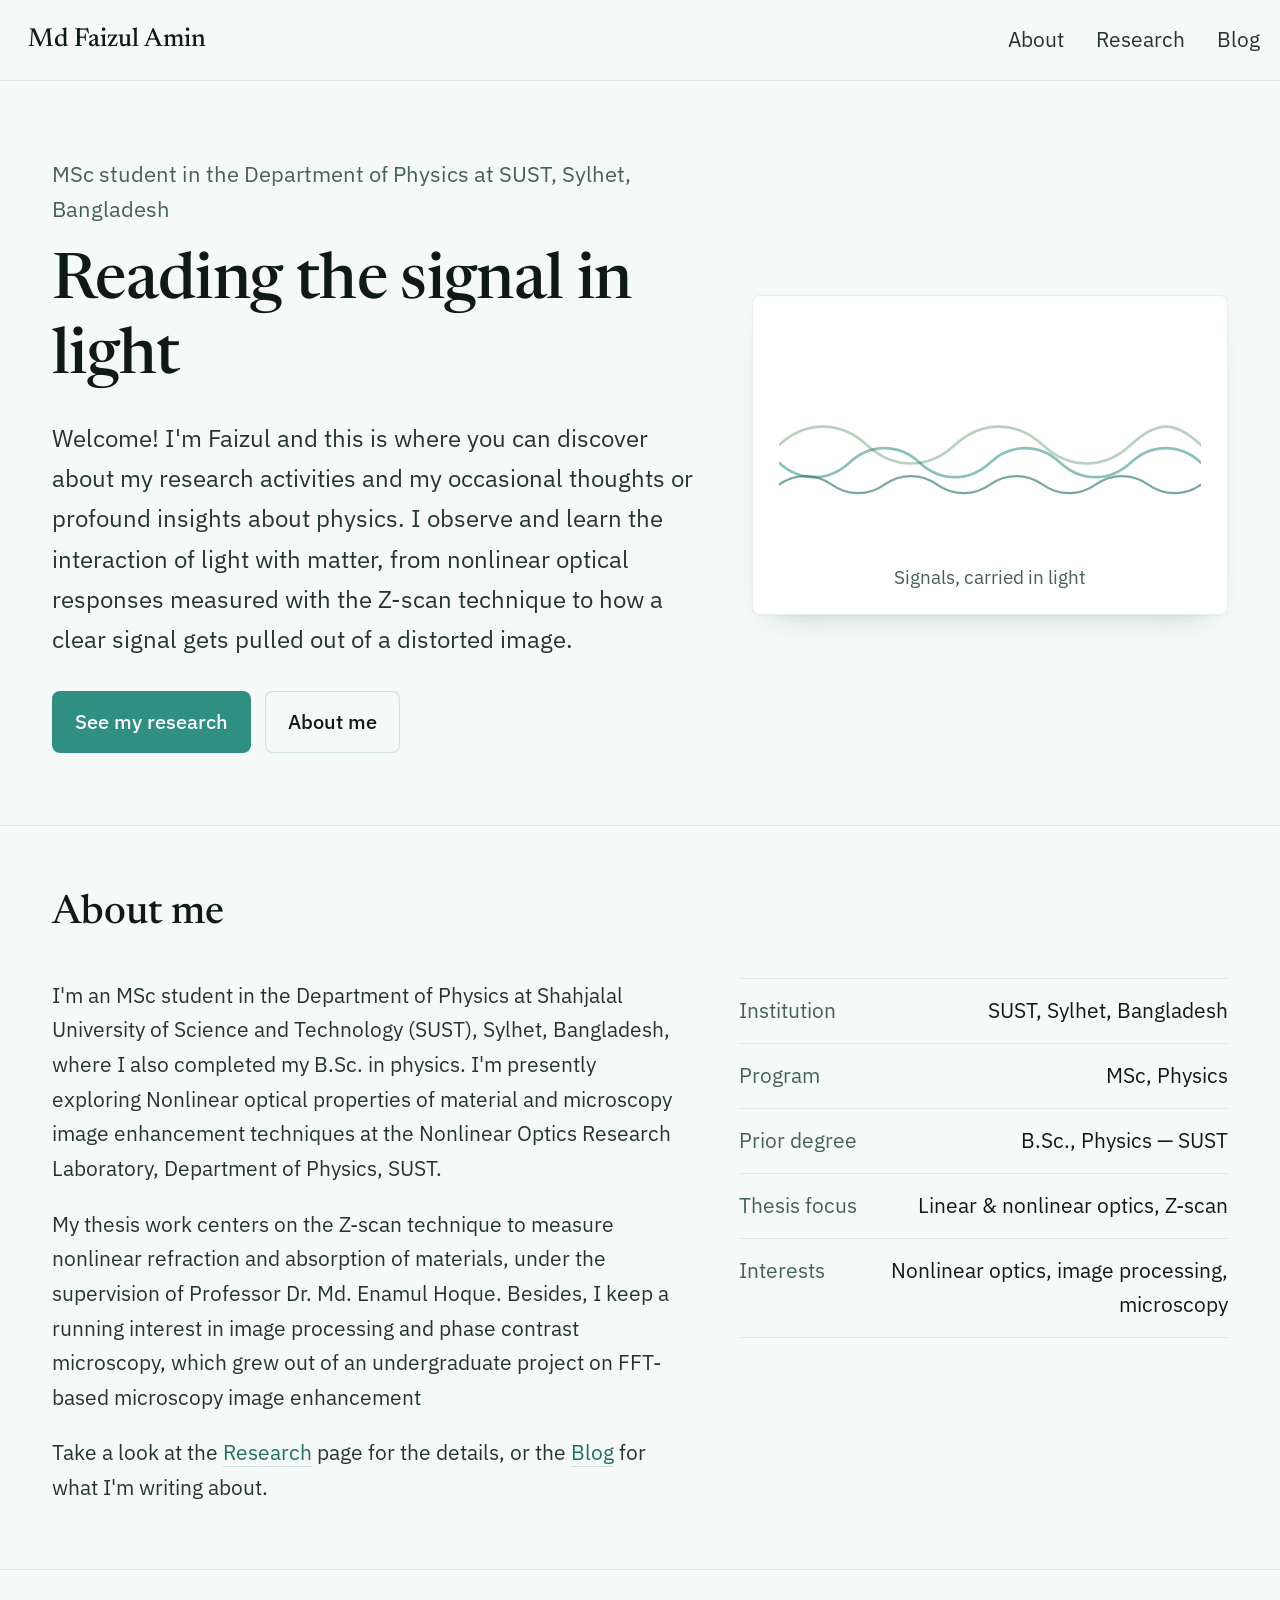
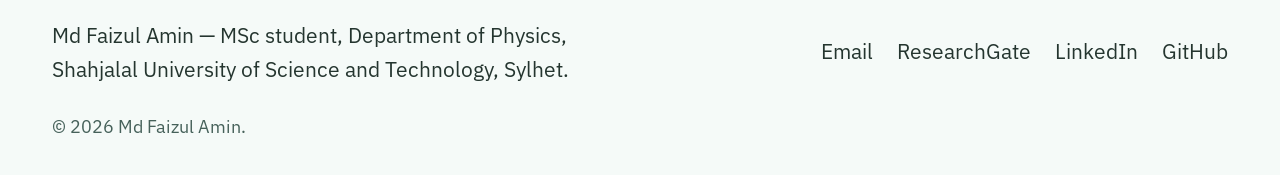
<file: index.html>
<!DOCTYPE html>
<html lang="en">
<head>
<meta charset="UTF-8" />
<meta name="viewport" content="width=device-width, initial-scale=1.0" />
<title>Md Faizul Amin — Physics, SUST</title>
<meta name="description" content="Md Faizul Amin — MSc student, Department of Physics, Shahjalal University of Science and Technology. Nonlinear optics, image processing, microscopy, and writing on physics." />
<link rel="icon" href="data:image/svg+xml,%3Csvg xmlns='http://www.w3.org/2000/svg' viewBox='0 0 32 32'%3E%3Crect width='32' height='32' rx='6' fill='%23eaf3ef'/%3E%3Cpath d='M4 20 C8 12 12 12 16 20 C20 28 24 28 28 20' stroke='%232f8f82' stroke-width='2.5' fill='none' stroke-linecap='round'/%3E%3C/svg%3E" />
<link rel="preconnect" href="https://fonts.googleapis.com" />
<link rel="preconnect" href="https://fonts.gstatic.com" crossorigin />
<link href="https://fonts.googleapis.com/css2?family=Newsreader:ital,wght@0,400;0,500;0,600;1,400&family=IBM+Plex+Sans:wght@400;500;600&display=swap" rel="stylesheet" />
<link rel="stylesheet" href="assets/css/style.css" />
</head>
<body>

<header class="site-header">
  <div class="container nav">
    <a href="index.html" class="nav-brand">Md Faizul Amin</a>
    <nav class="nav-links" id="nav-links">
      <a href="#about">About</a>
      <a href="research.html">Research</a>
      <a href="blog.html">Blog</a>
    </nav>
    <button class="nav-toggle" aria-label="Toggle menu" aria-expanded="false">
      <svg viewBox="0 0 24 24" fill="none" stroke="currentColor" stroke-width="2"><line x1="3" y1="6" x2="21" y2="6"/><line x1="3" y1="12" x2="21" y2="12"/><line x1="3" y1="18" x2="21" y2="18"/></svg>
    </button>
  </div>
</header>

<main>

  <section class="hero">
    <div class="container hero-grid">
      <div>
        <p class="eyebrow">MSc student in the Department of Physics at SUST, Sylhet, Bangladesh</p>
        <h1>Reading the signal in light</h1>
        <p class="hero-lede">Welcome! I'm Faizul and this is where you can discover about my research activities and my occasional thoughts or profound insights about physics. I observe and learn the interaction of light with matter, from nonlinear optical responses measured with the Z-scan technique to how a clear signal gets pulled out of a distorted image.</p>
        <div class="cta-row">
          <a href="research.html" class="btn btn-primary">See my research</a>
          <a href="#about" class="btn btn-ghost">About me</a>
        </div>
      </div>

      <div class="wave-panel">
        <svg viewBox="0 0 480 260" role="img" aria-label="Three overlapping wave lines, representing signals in light">
          <path class="wave-back" fill="none" stroke-width="3" stroke-linecap="round"
            d="M0,140 C30,112 70,112 100,140 C130,168 170,168 200,140 C230,112 270,112 300,140 C330,168 370,168 400,140 C430,112 450,112 480,140" />
          <path class="wave-mid" fill="none" stroke-width="3" stroke-linecap="round"
            d="M0,160 C24,182 56,182 80,160 C104,138 136,138 160,160 C184,182 216,182 240,160 C264,138 296,138 320,160 C344,182 376,182 400,160 C424,138 456,138 480,160" />
          <path class="wave-front" fill="none" stroke-width="2.5" stroke-linecap="round"
            d="M0,185 C18,172 42,172 60,185 C78,198 102,198 120,185 C138,172 162,172 180,185 C198,198 222,198 240,185 C258,172 282,172 300,185 C318,198 342,198 360,185 C378,172 402,172 420,185 C438,198 462,198 480,185" />
        </svg>
        <p class="wave-panel-caption">Signals, carried in light</p>
      </div>
    </div>
  </section>

  <section id="about">
    <div class="container">
      <div class="section-head">
        <h2>About me</h2>
      </div>
      <div class="about-grid">
        <div>
          <p>I'm an MSc student in the Department of Physics at Shahjalal University of Science and Technology (SUST), Sylhet, Bangladesh, where I also completed my B.Sc. in physics. I'm presently exploring Nonlinear optical properties of material and microscopy image enhancement techniques at the Nonlinear Optics Research Laboratory, Department of Physics, SUST. </p>
          <p>My thesis work centers on the Z-scan technique to measure nonlinear refraction and absorption of materials, under the supervision of Professor Dr. Md. Enamul Hoque. Besides, I keep a running interest in image processing and phase contrast microscopy, which grew out of an undergraduate project on FFT-based microscopy image enhancement </p>
          <p>Take a look at the <a href="research.html" style="color:var(--accent-deep); border-bottom:1px solid var(--line);">Research</a> page for the details, or the <a href="blog.html" style="color:var(--accent-deep); border-bottom:1px solid var(--line);">Blog</a> for what I'm writing about.</p>
        </div>
        <dl class="fact-list">
          <div class="fact"><dt>Institution</dt><dd>SUST, Sylhet, Bangladesh</dd></div>
          <div class="fact"><dt>Program</dt><dd>MSc, Physics</dd></div>
          <div class="fact"><dt>Prior degree</dt><dd>B.Sc., Physics — SUST</dd></div>
          <div class="fact"><dt>Thesis focus</dt><dd>Linear &amp; nonlinear optics, Z-scan</dd></div>
          <div class="fact"><dt>Interests</dt><dd>Nonlinear optics, image processing, microscopy</dd></div>
        </dl>
      </div>
    </div>
  </section>

</main>

<footer class="site-footer">
  <div class="container">
    <div class="footer-grid">
      <p style="margin-bottom:0; max-width:44ch;">Md Faizul Amin — MSc student, Department of Physics, Shahjalal University of Science and Technology, Sylhet.</p>
      <div class="footer-links">
        <a href="mailto:mdfaizulamin@gmail.com">Email</a>
        <a href="https://www.researchgate.net/profile/Md-Faizul-Amin-2?ev=hdr_xprf">ResearchGate</a>
        <a href="https://www.linkedin.com/in/faizul-amin/">LinkedIn</a>
        <a href="https://github.com/faizul-amin">GitHub</a>
      </div>
    </div>
    <p class="footer-note">© <span data-year>2026</span> Md Faizul Amin.</p>
  </div>
</footer>

<script src="assets/js/main.js"></script>
</body>
</html>
</file>
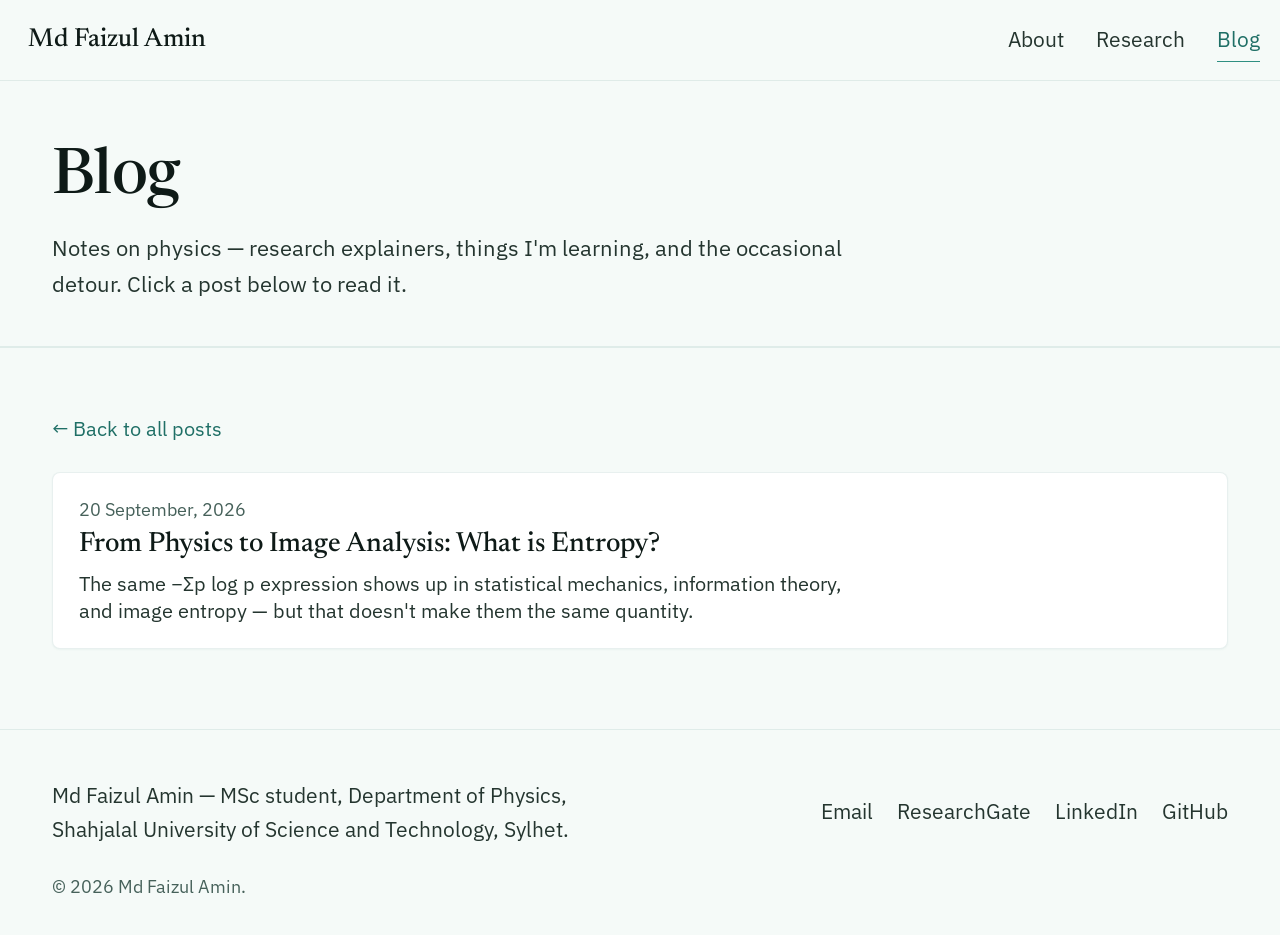
<file: blog.html>
<!DOCTYPE html>
<html lang="en">
<head>
<meta charset="UTF-8" />
<meta name="viewport" content="width=device-width, initial-scale=1.0" />
<title>Blog — Md Faizul Amin</title>
<meta name="description" content="Md Faizul Amin's blog — notes on physics, research explainers, and things I'm learning." />
<link rel="icon" href="data:image/svg+xml,%3Csvg xmlns='http://www.w3.org/2000/svg' viewBox='0 0 32 32'%3E%3Crect width='32' height='32' rx='6' fill='%23eaf3ef'/%3E%3Cpath d='M4 20 C8 12 12 12 16 20 C20 28 24 28 28 20' stroke='%232f8f82' stroke-width='2.5' fill='none' stroke-linecap='round'/%3E%3C/svg%3E" />
<link rel="preconnect" href="https://fonts.googleapis.com" />
<link rel="preconnect" href="https://fonts.gstatic.com" crossorigin />
<link href="https://fonts.googleapis.com/css2?family=Newsreader:ital,wght@0,400;0,500;0,600;1,400&family=IBM+Plex+Sans:wght@400;500;600&display=swap" rel="stylesheet" />
<link rel="stylesheet" href="assets/css/style.css" />
</head>
<body>

<header class="site-header">
  <div class="container nav">
    <a href="index.html" class="nav-brand">Md Faizul Amin</a>
    <nav class="nav-links" id="nav-links">
      <a href="index.html#about">About</a>
      <a href="research.html">Research</a>
      <a href="blog.html" aria-current="page">Blog</a>
    </nav>
    <button class="nav-toggle" aria-label="Toggle menu" aria-expanded="false">
      <svg viewBox="0 0 24 24" fill="none" stroke="currentColor" stroke-width="2"><line x1="3" y1="6" x2="21" y2="6"/><line x1="3" y1="12" x2="21" y2="12"/><line x1="3" y1="18" x2="21" y2="18"/></svg>
    </button>
  </div>
</header>

<main>

  <section class="page-hero">
    <div class="container">
      <h1>Blog</h1>
      <p>Notes on physics — research explainers, things I'm learning, and the occasional detour. Click a post below to read it.</p>
    </div>
  </section>

  <section>
    <div class="container">
      <a href="#" class="back-link" id="back-link" hidden>&larr; Back to all posts</a>

      <div id="list-view"></div>

      <article id="detail-view" hidden>
        <h2 data-field="title"></h2>
        <div class="detail-meta" data-field="meta"></div>
        <div class="detail-body" data-field="body"></div>
        <div class="tag-row" data-field="tags"></div>
      </article>
    </div>
  </section>

</main>

<footer class="site-footer">
  <div class="container">
    <div class="footer-grid">
      <p style="margin-bottom:0; max-width:44ch;">Md Faizul Amin — MSc student, Department of Physics, Shahjalal University of Science and Technology, Sylhet.</p>
      <div class="footer-links">
        <a href="mailto:mdfaizulamin@gmail.com">Email</a>
        <a href="https://www.researchgate.net/profile/Md-Faizul-Amin-2?ev=hdr_xprf">ResearchGate</a>
        <a href="https://www.linkedin.com/in/faizul-amin/">LinkedIn</a>
        <a href="https://github.com/faizul-amin">GitHub</a>
      </div>
    </div>
    <p class="footer-note">© <span data-year>2026</span> Md Faizul Amin.</p>
  </div>
</footer>

<script src="assets/js/main.js"></script>
<script>
  document.addEventListener("DOMContentLoaded", function () {
    /*
     * ADDING A POST
     * Copy this object into the posts array below and fill it in:
     *
     * {
     *   id: "some-short-url-safe-id",     // used in the link, e.g. #some-short-url-safe-id
     *   title: "Your post title",
     *   meta: "12 Oct 2026 · Nonlinear optics",
     *   excerpt: "One line shown in the list.",
     *   bodyHtml: "<p>First paragraph.</p><p>Second paragraph.</p>",
     *   tags: ["Optional", "Tags"]
     * }
     *
     * Put newer posts first — the list shows them in this order.
     */
    var posts = [{
  id: "entropy-from-physics-to-information",
  title: "From Physics to Image Analysis: What is Entropy?",
  meta: "20 September, 2026",
  excerpt: "The same −Σp log p expression shows up in statistical mechanics, information theory, and image entropy — but that doesn't make them the same quantity.",
  bodyHtml: `<p>Entropy, being one of the fundamental ideas of thermodynamics and statistical mechanics, also appears in information theory and image processing, where it has a closely related mathematical form.</p>
<p>But these uses of entropy are related, not completely identical. To understand the connection, it helps to start with the microscopic description of a physical system.</p>

<h3>From Microstates to Entropy</h3>
<p>A macroscopic system can be described by quantities such as temperature, pressure, volume, and energy. These are known as its macrostate.</p>
<p>On the microscopic scale, the particles can be arranged in a large number of different ways. Each microscopic arrangement that is possible is known as a microstate.</p>
<p>The number of microstates compatible with a macrostate is its multiplicity, Ω. For equally probable microstates, Boltzmann's famous relation is something like this,</p>
<div style="background:var(--accent-soft); border:1px solid rgba(47,143,130,0.25); border-radius:8px; padding:14px 20px; margin:1.3em 0; text-align:center; font-family:var(--serif); font-size:1.15rem; color:var(--text);">S = k<sub>B</sub> ln Ω</div>
<p>where k<sub>B</sub> is Boltzmann's constant.</p>
<p>The logarithm makes entropy additive. If two systems (independent) have multiplicities Ω<sub>A</sub> and Ω<sub>B</sub>,</p>
<div style="text-align:center; margin:1em 0; font-family:var(--serif); font-size:1.1rem; color:var(--text);">Ω<sub>AB</sub> = Ω<sub>A</sub>Ω<sub>B</sub>,</div>
<p>so</p>
<div style="text-align:center; margin:1em 0; font-family:var(--serif); font-size:1.1rem; color:var(--text);">S<sub>AB</sub> = S<sub>A</sub> + S<sub>B</sub>.</div>
<p>Entropy is often described as the "disorder" or "randomness", but only for a rough intuition. But in reality, it is related to the multiplicity and probabilities of microscopic states compatible with a macroscopic description.</p>
<p>For a general probability distribution,</p>
<div style="background:var(--accent-soft); border:1px solid rgba(47,143,130,0.25); border-radius:8px; padding:14px 20px; margin:1.3em 0; text-align:center; font-family:var(--serif); font-size:1.15rem; color:var(--text);">S = −k<sub>B</sub> Σ<sub>i</sub> p<sub>i</sub> ln p<sub>i</sub>.</div>
<p>When all accessible states are equally probable, this reduces to S = k<sub>B</sub> ln Ω.</p>

<h3>The Second Law</h3>
<p>For an isolated macroscopic system, the total entropy overwhelmingly tends to increase:</p>
<div style="background:var(--accent-soft); border:1px solid rgba(47,143,130,0.25); border-radius:8px; padding:14px 20px; margin:1.3em 0; text-align:center; font-family:var(--serif); font-size:1.15rem; color:var(--text);">ΔS<sub>total</sub> ≥ 0.</div>
<p>This does not necessarily mean that every part of a system must always gain entropy. A subsystem may decrease entropy only if the surroundings of that subsystem gain enough entropy to compensate that.</p>
<p>For example, when water freezes, the entropy of the water decreases, but the surroundings gain entropy through the released heat. A refrigerator similarly reduces entropy in its cold compartment while producing a larger entropy increase in its surroundings.</p>
<p>Statistical mechanics explains the tendency toward increasing entropy in terms of probability. Macrostates with enormously larger multiplicities are overwhelmingly more probable than macrostates with small multiplicities.</p>
<p>Thus, the second law is fundamentally a statistical statement about macroscopic behavior.</p>

<h3>From Physics to Information</h3>
<p>Now consider a completely different problem: a source producing symbols or events with probabilities p<sub>i</sub>.</p>
<p>The information, or surprisal, associated with an individual event is</p>
<div style="background:var(--accent-soft); border:1px solid rgba(47,143,130,0.25); border-radius:8px; padding:14px 20px; margin:1.3em 0; text-align:center; font-family:var(--serif); font-size:1.15rem; color:var(--text);">I(i) = −log<sub>2</sub> p<sub>i</sub>.</div>
<p>Rare events carry more surprisal because they are less expected.</p>
<p>The average surprisal is Shannon entropy:</p>
<div style="background:var(--accent-soft); border:1px solid rgba(47,143,130,0.25); border-radius:8px; padding:14px 20px; margin:1.3em 0; text-align:center; font-family:var(--serif); font-size:1.15rem; color:var(--text);">H = −Σ<sub>i</sub> p<sub>i</sub> log<sub>2</sub> p<sub>i</sub>.</div>
<p>It is measured in bits.</p>
<p>For example, a fair coin has</p>
<div style="text-align:center; margin:1em 0; font-family:var(--serif); font-size:1.1rem; color:var(--text);">H = −½ log<sub>2</sub>½ − ½ log<sub>2</sub>½ = 1 bit.</div>
<p>A coin that always produces heads has zero entropy because its outcome is completely predictable.</p>
<p>The similarity with statistical mechanics is clear:</p>
<div style="text-align:center; margin:1em 0; font-family:var(--serif); font-size:1.1rem; color:var(--text);">S = −k<sub>B</sub> Σ<sub>i</sub> p<sub>i</sub> ln p<sub>i</sub></div>
<p>and</p>
<div style="text-align:center; margin:1em 0; font-family:var(--serif); font-size:1.1rem; color:var(--text);">H = −Σ<sub>i</sub> p<sub>i</sub> log<sub>2</sub> p<sub>i</sub>.</div>
<p>The mathematical structures are closely related, but they describe different things. In physics, p<sub>i</sub> refers to physical microstates and S has units of J/K. In information theory, p<sub>i</sub> refers to possible information outcomes and H is measured in bits.</p>
<p>So:</p>
<p><em>Gibbs entropy and Shannon entropy share a mathematical structure, but they are not literally the same physical quantity.</em></p>

<h3>Entropy in Images</h3>
<p>The same information-theoretic idea can be applied to digital images.</p>
<p>For an 8-bit grayscale image, let p(i) be the fraction of pixels having intensity i, where i = 0, …, 255.</p>
<p>The global histogram entropy is</p>
<div style="background:var(--accent-soft); border:1px solid rgba(47,143,130,0.25); border-radius:8px; padding:14px 20px; margin:1.3em 0; text-align:center; font-family:var(--serif); font-size:1.15rem; color:var(--text);">H<sub>global</sub> = −Σ<sub>i=0</sub><sup>255</sup> p(i) log<sub>2</sub> p(i).</div>
<p>Its maximum is</p>
<div style="text-align:center; margin:1em 0; font-family:var(--serif); font-size:1.1rem; color:var(--text);">H<sub>max</sub> = log<sub>2</sub>(256) = 8 bits.</div>
<p>A completely uniform image has zero entropy because every pixel has the same intensity.</p>
<p>However, global image entropy says nothing about where the pixels are located. If all pixels are randomly shuffled, the histogram—and therefore the global entropy—remains unchanged.</p>
<p>We can instead calculate entropy within small local windows. This gives local entropy, which measures local diversity of intensity values. Smooth regions tend to have low local entropy, while regions containing textures, edges, or noise can have higher entropy.</p>
<p>But local histogram entropy still does not fully describe spatial arrangement.</p>

<h3>The Connection</h3>
<p>The same mathematical form,</p>
<div style="text-align:center; margin:1em 0; font-family:var(--serif); font-size:1.1rem; color:var(--text);">−Σ p log p,</div>
<p>appears in statistical mechanics, information theory, and image analysis.</p>
<p>But the meaning of p changes:</p>
<ul>
<li>Physics: probability of microscopic physical states.</li>
<li>Information theory: probability of possible outcomes or symbols.</li>
<li>Image analysis: probability of pixel intensity values.</li>
</ul>
<p>So entropy should not simply be defined as "disorder," nor should Shannon entropy be called identical to thermodynamic entropy.</p>
<p>A better way to think about it is:</p>
<div style="background:var(--accent-soft); border:1px solid rgba(47,143,130,0.25); border-radius:8px; padding:14px 20px; margin:1.3em 0; text-align:center; font-family:var(--serif); font-size:1.1rem; color:var(--text);">Entropy quantifies uncertainty or multiplicity associated with possible states.</div>
<p>The power of entropy comes from this common mathematical idea—and from the very different systems to which that idea can be applied.</p>

<h3>References</h3>
<ol>
<li>Daniel V. Schroeder, <em>An Introduction to Thermal Physics</em>, 1st ed., Addison-Wesley, 2000.</li>
<li>Claude E. Shannon, "A Mathematical Theory of Communication," <em>Bell System Technical Journal</em>, 27, 379–423, 623–656 (1948).</li>
<li>Thomas M. Cover and Joy A. Thomas, <em>Elements of Information Theory</em>, 2nd ed., Wiley, 2006.</li>
<li>Herbert B. Callen, <em>Thermodynamics and an Introduction to Thermostatistics</em>, 2nd ed., Wiley, 1991.</li>
</ol>`,
  tags: ["Entropy", "Statistical mechanics", "Shannon entropy", "Image entropy"]
}
    ];

    renderTopicList(
      document.getElementById("list-view"),
      document.getElementById("detail-view"),
      document.getElementById("back-link"),
      posts,
      {
        emptyHtml:
          '<div class="empty-state">' +
          '<svg viewBox="0 0 44 44" fill="none" stroke="currentColor" stroke-width="1.6"><path d="M4 26 C11 14 16 14 22 26 C28 38 33 38 40 26" /></svg>' +
          "<p>Posts are on their way. This page is ready to go — the first write-up will show up here.</p>" +
          "</div>"
      }
    );
  });
</script>
</body>
</html>
</file>
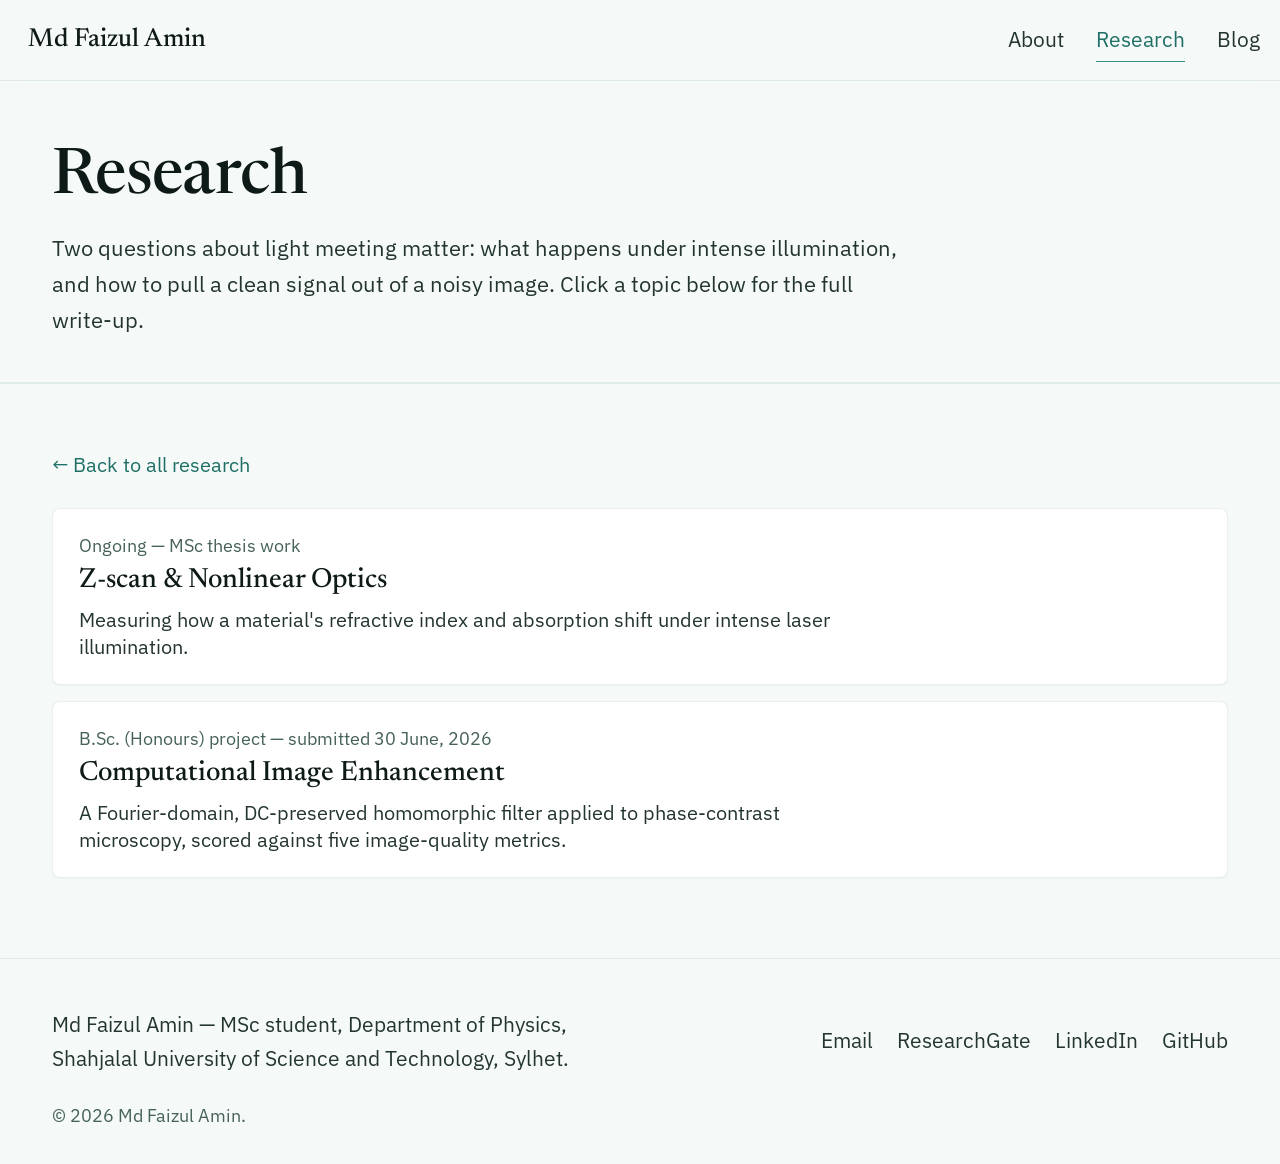
<file: research.html>
<!DOCTYPE html>
<html lang="en">
<head>
<meta charset="UTF-8" />
<meta name="viewport" content="width=device-width, initial-scale=1.0" />
<title>Research — Md Faizul Amin</title>
<meta name="description" content="Research by Md Faizul Amin — Z-scan and nonlinear optics, and computational image enhancement." />
<link rel="icon" href="data:image/svg+xml,%3Csvg xmlns='http://www.w3.org/2000/svg' viewBox='0 0 32 32'%3E%3Crect width='32' height='32' rx='6' fill='%23eaf3ef'/%3E%3Cpath d='M4 20 C8 12 12 12 16 20 C20 28 24 28 28 20' stroke='%232f8f82' stroke-width='2.5' fill='none' stroke-linecap='round'/%3E%3C/svg%3E" />
<link rel="preconnect" href="https://fonts.googleapis.com" />
<link rel="preconnect" href="https://fonts.gstatic.com" crossorigin />
<link href="https://fonts.googleapis.com/css2?family=Newsreader:ital,wght@0,400;0,500;0,600;1,400&family=IBM+Plex+Sans:wght@400;500;600&display=swap" rel="stylesheet" />
<link rel="stylesheet" href="assets/css/style.css" />
</head>
<body>

<header class="site-header">
  <div class="container nav">
    <a href="index.html" class="nav-brand">Md Faizul Amin</a>
    <nav class="nav-links" id="nav-links">
      <a href="index.html#about">About</a>
      <a href="research.html" aria-current="page">Research</a>
      <a href="blog.html">Blog</a>
    </nav>
    <button class="nav-toggle" aria-label="Toggle menu" aria-expanded="false">
      <svg viewBox="0 0 24 24" fill="none" stroke="currentColor" stroke-width="2"><line x1="3" y1="6" x2="21" y2="6"/><line x1="3" y1="12" x2="21" y2="12"/><line x1="3" y1="18" x2="21" y2="18"/></svg>
    </button>
  </div>
</header>

<main>

  <section class="page-hero">
    <div class="container">
      <h1>Research</h1>
      <p>Two questions about light meeting matter: what happens under intense illumination, and how to pull a clean signal out of a noisy image. Click a topic below for the full write-up.</p>
    </div>
  </section>

  <section>
    <div class="container">
      <a href="#" class="back-link" id="back-link" hidden>&larr; Back to all research</a>

      <div id="list-view"></div>

      <article id="detail-view" hidden>
        <h2 data-field="title"></h2>
        <div class="detail-meta" data-field="meta"></div>
        <div class="detail-body" data-field="body"></div>
        <div class="tag-row" data-field="tags"></div>
      </article>
    </div>
  </section>

</main>

<footer class="site-footer">
  <div class="container">
    <div class="footer-grid">
      <p style="margin-bottom:0; max-width:44ch;">Md Faizul Amin — MSc student, Department of Physics, Shahjalal University of Science and Technology, Sylhet.</p>
      <div class="footer-links">
        <a href="mailto:mdfaizulamin@gmail.com">Email</a>
        <a href="https://www.researchgate.net/profile/Md-Faizul-Amin-2?ev=hdr_xprf">ResearchGate</a>
        <a href="https://www.linkedin.com/in/faizul-amin/">LinkedIn</a>
        <a href="https://github.com/faizul-amin">GitHub</a>
      </div>
    </div>
    <p class="footer-note">© <span data-year>2026</span> Md Faizul Amin.</p>
  </div>
</footer>

<script src="assets/js/main.js"></script>
<script>
  document.addEventListener("DOMContentLoaded", function () {
    /*
     * Add a new research topic by copying one of the objects below.
     * id        — short, unique, URL-safe (used in the link, e.g. #z-scan)
     * meta      — small line shown above the title (status, date, etc.)
     * excerpt   — one line shown in the list view
     * bodyHtml  — the full write-up; wrap paragraphs in <p>...</p>
     * tags      — short labels shown under the write-up
     */
    var researchItems = [
      {
        id: "z-scan",
        title: "Z-scan & Nonlinear Optics",
        meta: "Ongoing — MSc thesis work",
        excerpt: "Measuring how a material's refractive index and absorption shift under intense laser illumination.",
        bodyHtml:
          "<p>The Z-scan technique moves a sample through the focus of a Gaussian laser beam and records the transmitted power as a function of position, z. Where the intensity is highest at focus, a nonlinear medium refracts and absorbs light differently than it does far from focus, and that difference shows up directly in the transmittance curve.</p>" +
          "<p><strong style=\"color:var(--text)\">Closed-aperture Z-scan</strong> is the method where a finite aperture in front of the detector makes the measurement sensitive to nonlinear refraction. A pre-focal valley followed by a post-focal peak signals self-focusing (positive n₂); the reverse order signals self-defocusing (negative n₂).</p>" +
          "<p><strong style=\"color:var(--text)\">Open-aperture Z-scan</strong> is the method where removing the aperture makes the measurement sensitive only to nonlinear absorption: two-photon absorption (TPA), reverse saturable absorption (RSA), or saturable absorption (SA).</p>" +
          "<p>Together, the closed- and open-aperture curves separate the real and imaginary parts of the third-order nonlinear susceptibility, χ⁽³⁾, giving n₂ and β for the material under test.</p>",
        tags: ["n₂", "β", "χ⁽³⁾", "TPA · RSA · SA"]
      },
      {
        id: "image-enhancement",
        title: "Computational Image Enhancement",
        meta: "B.Sc. (Honours) project — submitted 30 June, 2026",
        excerpt: "A Fourier-domain, DC-preserved homomorphic filter applied to phase-contrast microscopy, scored against five image-quality metrics.",
        bodyHtml:
          "<p>Phase-contrast microscopy trades brightness uniformity for contrast at cell boundaries, which leaves images with an uneven illumination field that plain contrast stretching can't fix. This project applies a homomorphic filter in the Fourier domain — separating the slowly-varying illumination component from the fast-varying reflectance component — while deliberately preserving the DC term, so overall brightness isn't lost in the process.</p>" +
          "<p>The filtered images are of onion epidermal cells, from a dataset acquired by Md Julfikar Rahman in the Non-Linear Optics Research Laboratory, Department of Physics, SUST. Filter parameters were swept and each result scored against five quantitative image-quality metrics, alongside visual inspection, to find the parameter range that actually improves the image rather than just changing it.</p>" +
          "<p>Supervised by Professor Dr. Md. Enamul Hoque, Department of Physics, SUST.</p>",
        tags: ["Michelson contrast", "RMS contrast", "Shannon entropy", "Mean local entropy", "Laplacian variance"]
      }
    ];

    renderTopicList(
      document.getElementById("list-view"),
      document.getElementById("detail-view"),
      document.getElementById("back-link"),
      researchItems,
      { emptyHtml: "<p>Nothing posted yet.</p>" }
    );
  });
</script>
</body>
</html>
</file>
<file: assets/css/style.css>
/* ============================================================
   Md Faizul Amin — Physics portfolio
   Soft green/teal palette; sine-wave motif for the "signal in
   light" theme. Shared across index.html, research.html, blog.html.
   ============================================================ */

:root {
  --bg: #f5faf8;
  --panel: #ffffff;
  --panel-alt: #eaf3ef;
  --line: rgba(31, 111, 102, 0.18);
  --line-soft: rgba(31, 111, 102, 0.10);
  --text: #0e1a17;
--text-muted: #24352f;
--text-faint: #46615a;
  --accent: #2f8f82;
  --accent-deep: #1f6f66;
  --accent-soft: rgba(47, 143, 130, 0.12);
  --sage: #7fae8c;
  --sage-soft: rgba(127, 174, 140, 0.18);
 --serif: "Newsreader", Georgia, "Times New Roman", serif;
--sans: "IBM Plex Sans", -apple-system, BlinkMacSystemFont, "Segoe UI", sans-serif;
  --container: 1240px;
  --radius: 8px;
}

* { box-sizing: border-box; }
html { scroll-behavior: smooth; font-size: 20px; }

@media (prefers-reduced-motion: reduce) {
  html { scroll-behavior: auto; }
  *, *::before, *::after { animation-duration: 0.001ms !important; transition-duration: 0.001ms !important; }
}

body {
  margin: 0;
  background: var(--bg);
  color: var(--text);
  font-family: var(--sans);
  font-size: 18px;
  line-height: 1.65;
  -webkit-font-smoothing: antialiased;
}

::selection { background: var(--accent-soft); color: var(--text); }
a { color: inherit; text-decoration: none; }
img, svg { display: block; max-width: 100%; }
:focus-visible { outline: 2px solid var(--accent-deep); outline-offset: 3px; }

h1, h2, h3 { font-family: var(--serif); font-weight: 500; line-height: 1.18; margin: 0; color: var(--text); }
h1 { font-size: clamp(2.5rem, 3.4vw + 1rem, 3.7rem); letter-spacing: -0.01em; }
h2 { font-size: clamp(1.7rem, 1.6vw + 1rem, 2.3rem); }
h3 { font-size: clamp(1.2rem, 0.6vw + 1rem, 1.4rem); }

p { margin: 0 0 1em; color: var(--text-muted); max-width: 66ch; font-size: 1.05rem; }
p:last-child { margin-bottom: 0; }

.container { width: 100%; max-width: var(--container); margin: 0 auto; padding: 0 32px; }

/* ---------- header / nav ---------- */

.site-header { position: sticky; top: 0; z-index: 40; background: rgba(245, 250, 248, 0.9); backdrop-filter: blur(10px); border-bottom: 1px solid var(--line-soft); }
.nav { display: flex; align-items: center; justify-content: space-between; padding: 18px 0; }
.nav-brand { font-family: var(--serif); font-size: 1.3rem; font-weight: 500; color: var(--text); line-height: 1; margin-left: 8px; }
.nav-links { display: flex; gap: 32px; align-items: center; }
.nav-links a { font-size: 1.05rem; color: var(--text-muted); padding: 4px 0; border-bottom: 1px solid transparent; transition: color 0.15s ease, border-color 0.15s ease; }
.nav-links a:hover, .nav-links a[aria-current="page"] { color: var(--accent-deep); border-color: var(--accent); }

.nav-toggle { display: none; background: none; border: 1px solid var(--line); border-radius: var(--radius); width: 40px; height: 40px; align-items: center; justify-content: center; color: var(--text); cursor: pointer; }
.nav-toggle svg { width: 18px; height: 18px; }

@media (max-width: 680px) {
  .nav-toggle { display: inline-flex; }
  .nav-links {
    position: fixed; inset: 66px 0 auto 0; flex-direction: column; align-items: flex-start; gap: 0;
    background: var(--panel); border-bottom: 1px solid var(--line); padding: 6px 32px 18px;
    transform: translateY(-8px); opacity: 0; pointer-events: none; transition: transform 0.2s ease, opacity 0.2s ease;
  }
  .nav-links.is-open { transform: translateY(0); opacity: 1; pointer-events: auto; }
  .nav-links a { width: 100%; padding: 13px 0; border-bottom: 1px solid var(--line-soft); }
}

/* ---------- hero (index.html) ---------- */

.hero { padding: 76px 0 72px; }
.hero-grid { display: grid; grid-template-columns: 1.15fr 0.85fr; gap: 56px; align-items: center; }
@media (max-width: 900px) { .hero-grid { grid-template-columns: 1fr; gap: 40px; } }

.eyebrow { color: var(--text-faint); font-size: 1.08rem; margin-bottom: 18px; }
.hero h1 { margin-bottom: 22px; }
.hero-lede { font-size: 1.22rem; }

.cta-row { display: flex; flex-wrap: wrap; gap: 14px; margin-top: 32px; }
.btn { display: inline-flex; align-items: center; gap: 8px; padding: 13px 22px; border-radius: var(--radius); font-size: 1.02rem; font-weight: 500; cursor: pointer; border: 1px solid transparent; transition: background 0.15s ease, border-color 0.15s ease, color 0.15s ease, box-shadow 0.15s ease; }
.btn-primary { background: var(--accent); color: #fff; }
.btn-primary:hover { background: var(--accent-deep); box-shadow: 0 8px 18px -8px rgba(31,111,102,0.5); }
.btn-ghost { border-color: var(--line); color: var(--text); background: var(--bg); }
.btn-ghost:hover { border-color: var(--accent); color: var(--accent-deep); }

.wave-panel { background: var(--panel); border: 1px solid var(--line-soft); border-radius: var(--radius); padding: 26px 26px 20px; box-shadow: 0 1px 2px rgba(31,111,102,0.05), 0 16px 32px -22px rgba(31,111,102,0.4); }
.wave-panel svg { width: 100%; height: auto; }
.wave-panel-caption { margin-top: 12px; font-size: 0.95rem; color: var(--text-faint); text-align: center; }

.wave-back { stroke: var(--sage); opacity: 0.55; stroke-dasharray: 1300; stroke-dashoffset: 1300; animation: wave-draw 1.7s ease-out 0.1s forwards; }
.wave-mid { stroke: var(--accent); opacity: 0.55; stroke-dasharray: 1300; stroke-dashoffset: 1300; animation: wave-draw 1.7s ease-out 0.32s forwards; }
.wave-front { stroke: var(--accent-deep); opacity: 0.6; stroke-dasharray: 1300; stroke-dashoffset: 1300; animation: wave-draw 1.7s ease-out 0.54s forwards; }
@keyframes wave-draw { to { stroke-dashoffset: 0; } }

/* ---------- section rhythm ---------- */

section { padding: 64px 0; }
section + section { border-top: 1px solid var(--line-soft); }
.section-head { max-width: 66ch; margin-bottom: 40px; }
.section-head p { margin-top: 12px; }

.page-hero { padding: 60px 0 44px; border-bottom: 1px solid var(--line-soft); }
.page-hero p { margin-top: 14px; font-size: 1.1rem; }

/* ---------- about ---------- */

.about-grid { display: grid; grid-template-columns: 1.3fr 1fr; gap: 52px; }
@media (max-width: 800px) { .about-grid { grid-template-columns: 1fr; gap: 32px; } }

.fact-list { border-top: 1px solid var(--line-soft); margin: 0; }
.fact { display: flex; justify-content: space-between; gap: 20px; padding: 15px 0; border-bottom: 1px solid var(--line-soft); font-size: 1.03rem; }
.fact dt { color: var(--text-faint); margin: 0; }
.fact dd { color: var(--text); margin: 0; text-align: right; }

/* ---------- topic list / detail (research + blog) ---------- */

.back-link { display: inline-flex; align-items: center; gap: 8px; color: var(--accent-deep); font-size: 1rem; margin-bottom: 26px; cursor: pointer; border-bottom: 1px solid transparent; }
.back-link:hover { border-color: var(--accent-deep); }

.topic-item {
  display: block; width: 100%; text-align: left; background: var(--panel); border: 1px solid var(--line-soft);
  border-radius: var(--radius); padding: 24px 26px; margin-bottom: 16px; cursor: pointer; font-family: inherit; color: inherit;
  box-shadow: 0 1px 2px rgba(31,111,102,0.05); transition: transform 0.15s ease, box-shadow 0.15s ease, border-color 0.15s ease;
}
.topic-item:hover { transform: translateY(-2px); box-shadow: 0 16px 28px -18px rgba(31,111,102,0.4); border-color: var(--accent); }
.topic-meta { color: var(--text-faint); font-size: 0.92rem; margin-bottom: 8px; }
.topic-item h3 { margin-bottom: 8px; }
.topic-excerpt { font-size: 1.02rem; color: var(--text-muted); margin: 0; }

.empty-state {
  display: flex; flex-direction: column; align-items: center; text-align: center; gap: 16px;
  padding: 56px 28px; background: var(--panel-alt); border: 1px dashed var(--line); border-radius: var(--radius);
}
.empty-state svg { width: 42px; height: 42px; color: var(--sage); }
.empty-state p { max-width: 48ch; }

#detail-view h2 { margin-bottom: 12px; }
#detail-view .detail-meta { color: var(--text-faint); font-size: 0.98rem; margin-bottom: 56px; }
.detail-body p { font-size: 1.06rem; }
.detail-body p + p { margin-top: 1em; }
.detail-body h3 { margin-top: 3.4em; margin-bottom: 1.1em; }
.detail-body h3:first-child { margin-top: 0; }

.tag-row { display: flex; flex-wrap: wrap; gap: 9px; margin-top: 18px; }
.tag { font-size: 0.88rem; color: var(--accent-deep); background: var(--accent-soft); border: 1px solid rgba(47,143,130,0.22); padding: 5px 12px; border-radius: 999px; }

/* ---------- footer ---------- */

.site-footer { border-top: 1px solid var(--line-soft); padding: 48px 0 34px; }
.footer-grid { display: flex; justify-content: space-between; align-items: center; flex-wrap: wrap; gap: 22px; }
.footer-links { display: flex; gap: 24px; flex-wrap: wrap; }
.footer-links a { color: var(--text-muted); font-size: 1.03rem; }
.footer-links a:hover { color: var(--accent-deep); }
.footer-note { color: var(--text-faint); font-size: 0.92rem; margin-top: 24px; }
</file>
